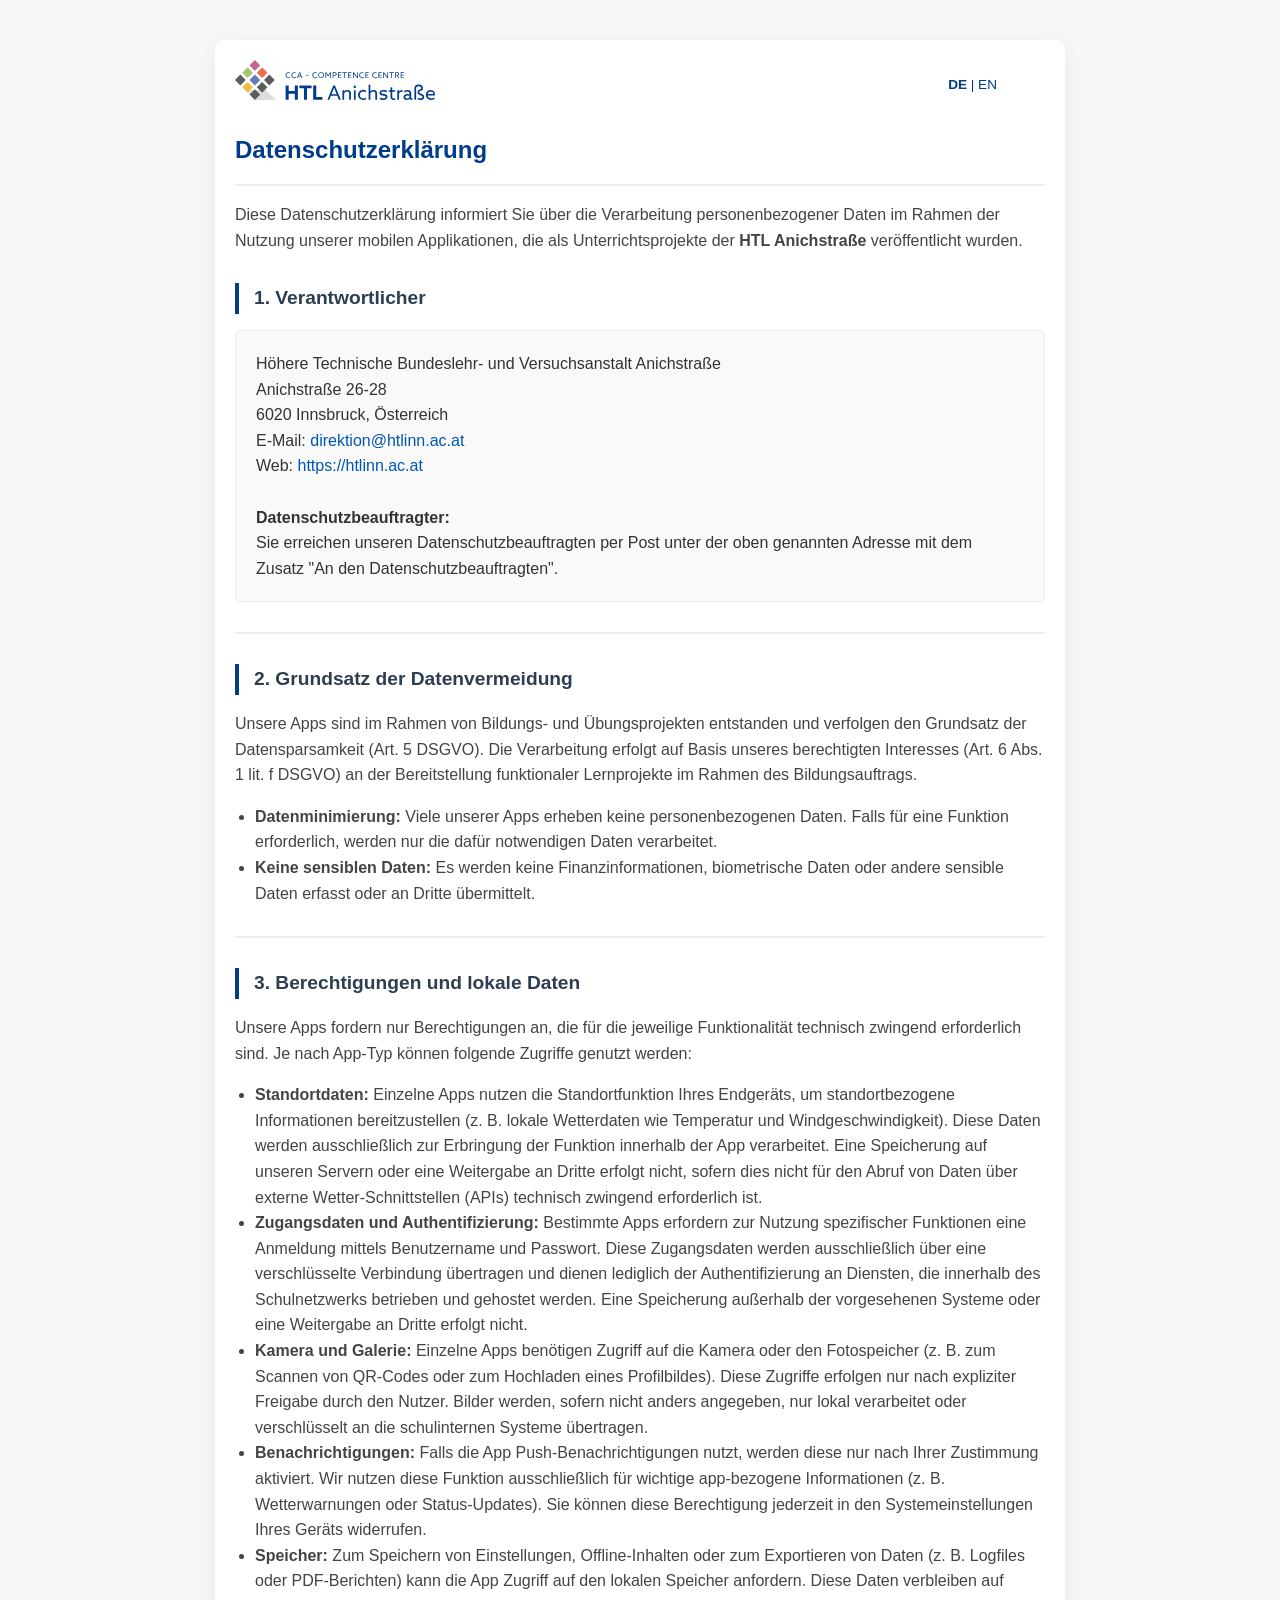
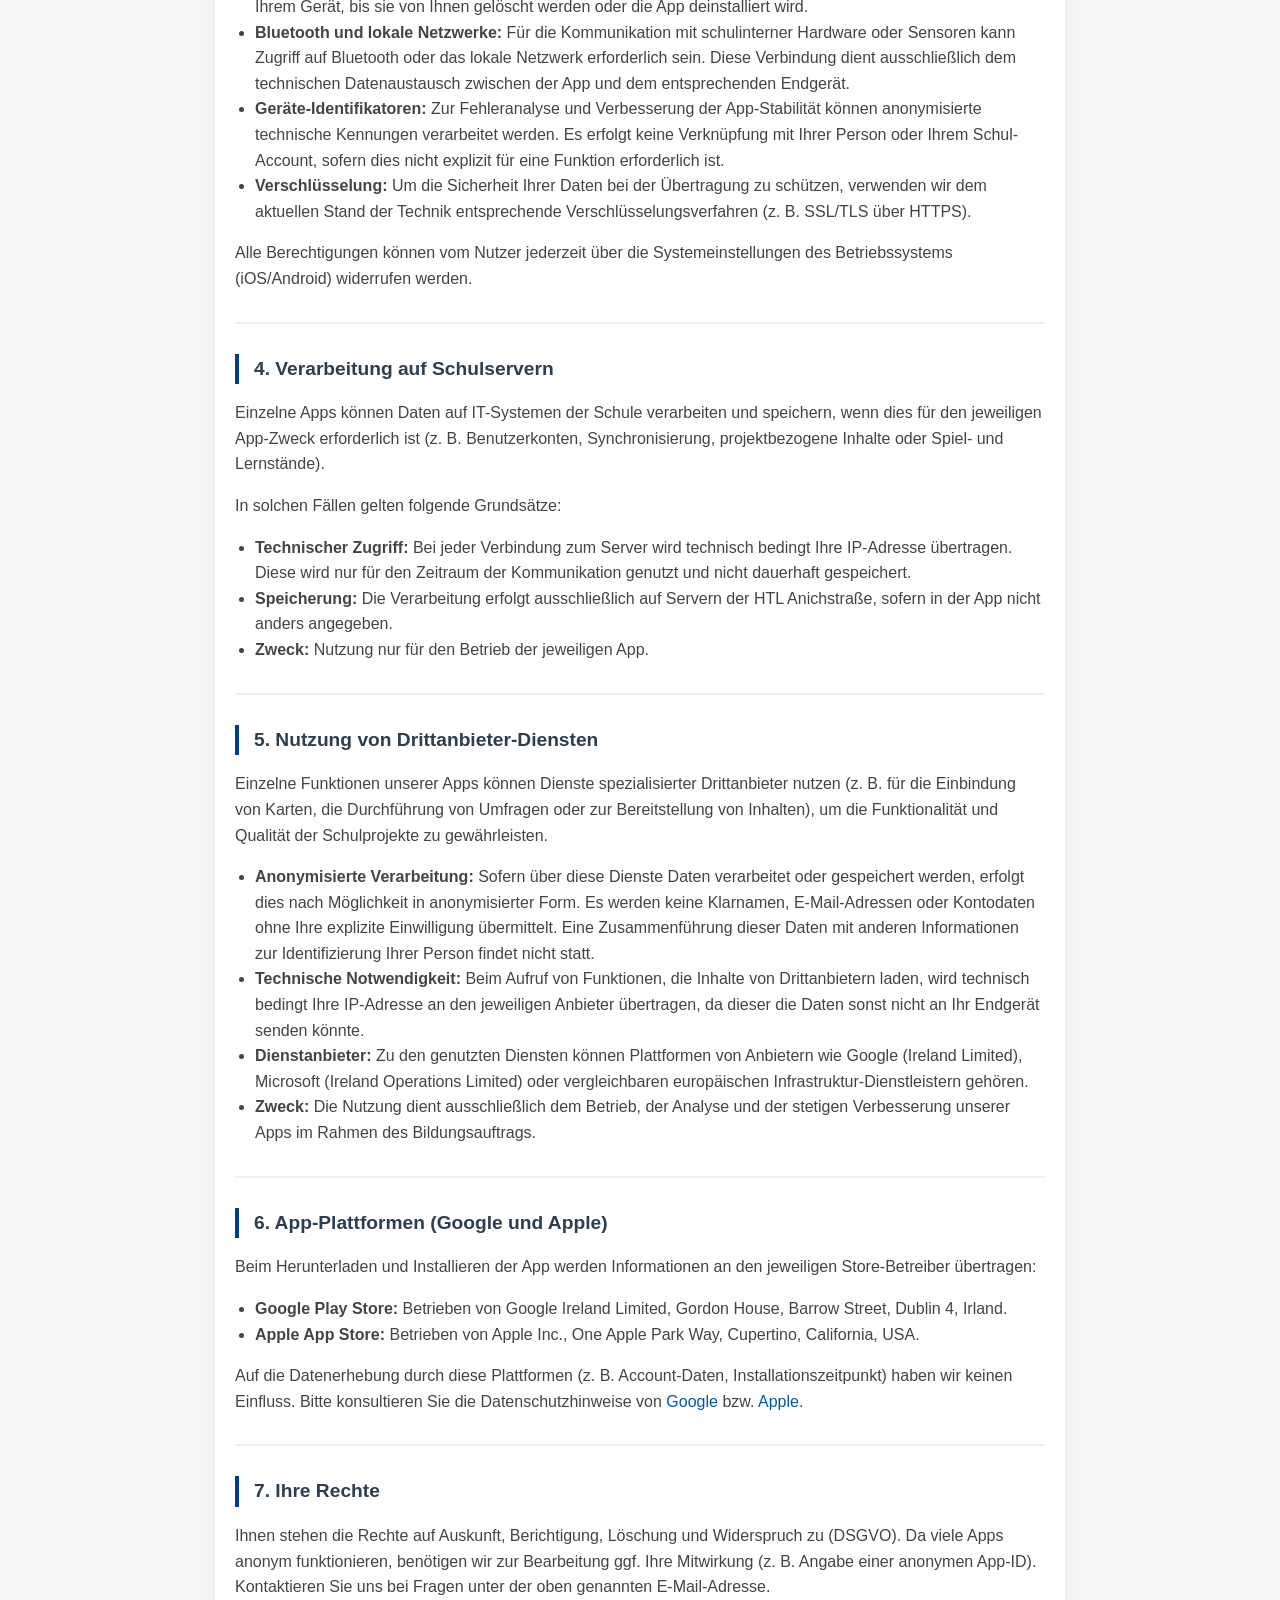
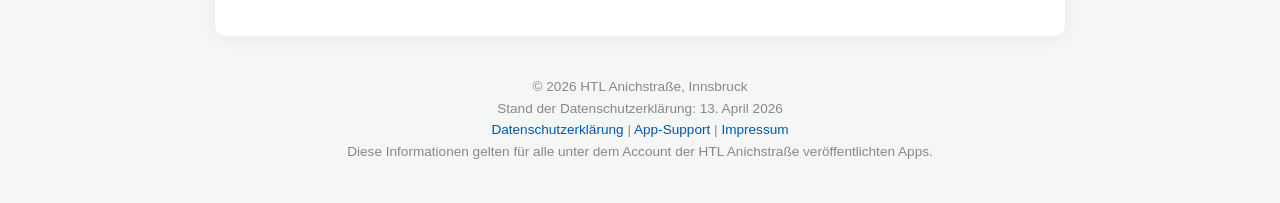
<file: datenschutz/index.html>
<!DOCTYPE html>
<html lang="de">
<head>
    <meta charset="UTF-8">
    <meta http-equiv="refresh" content="0; url=/de/datenschutz/">
    <script>window.location.replace('/de/datenschutz/');</script>
</head>
<body>
</body>
</html>
</file>
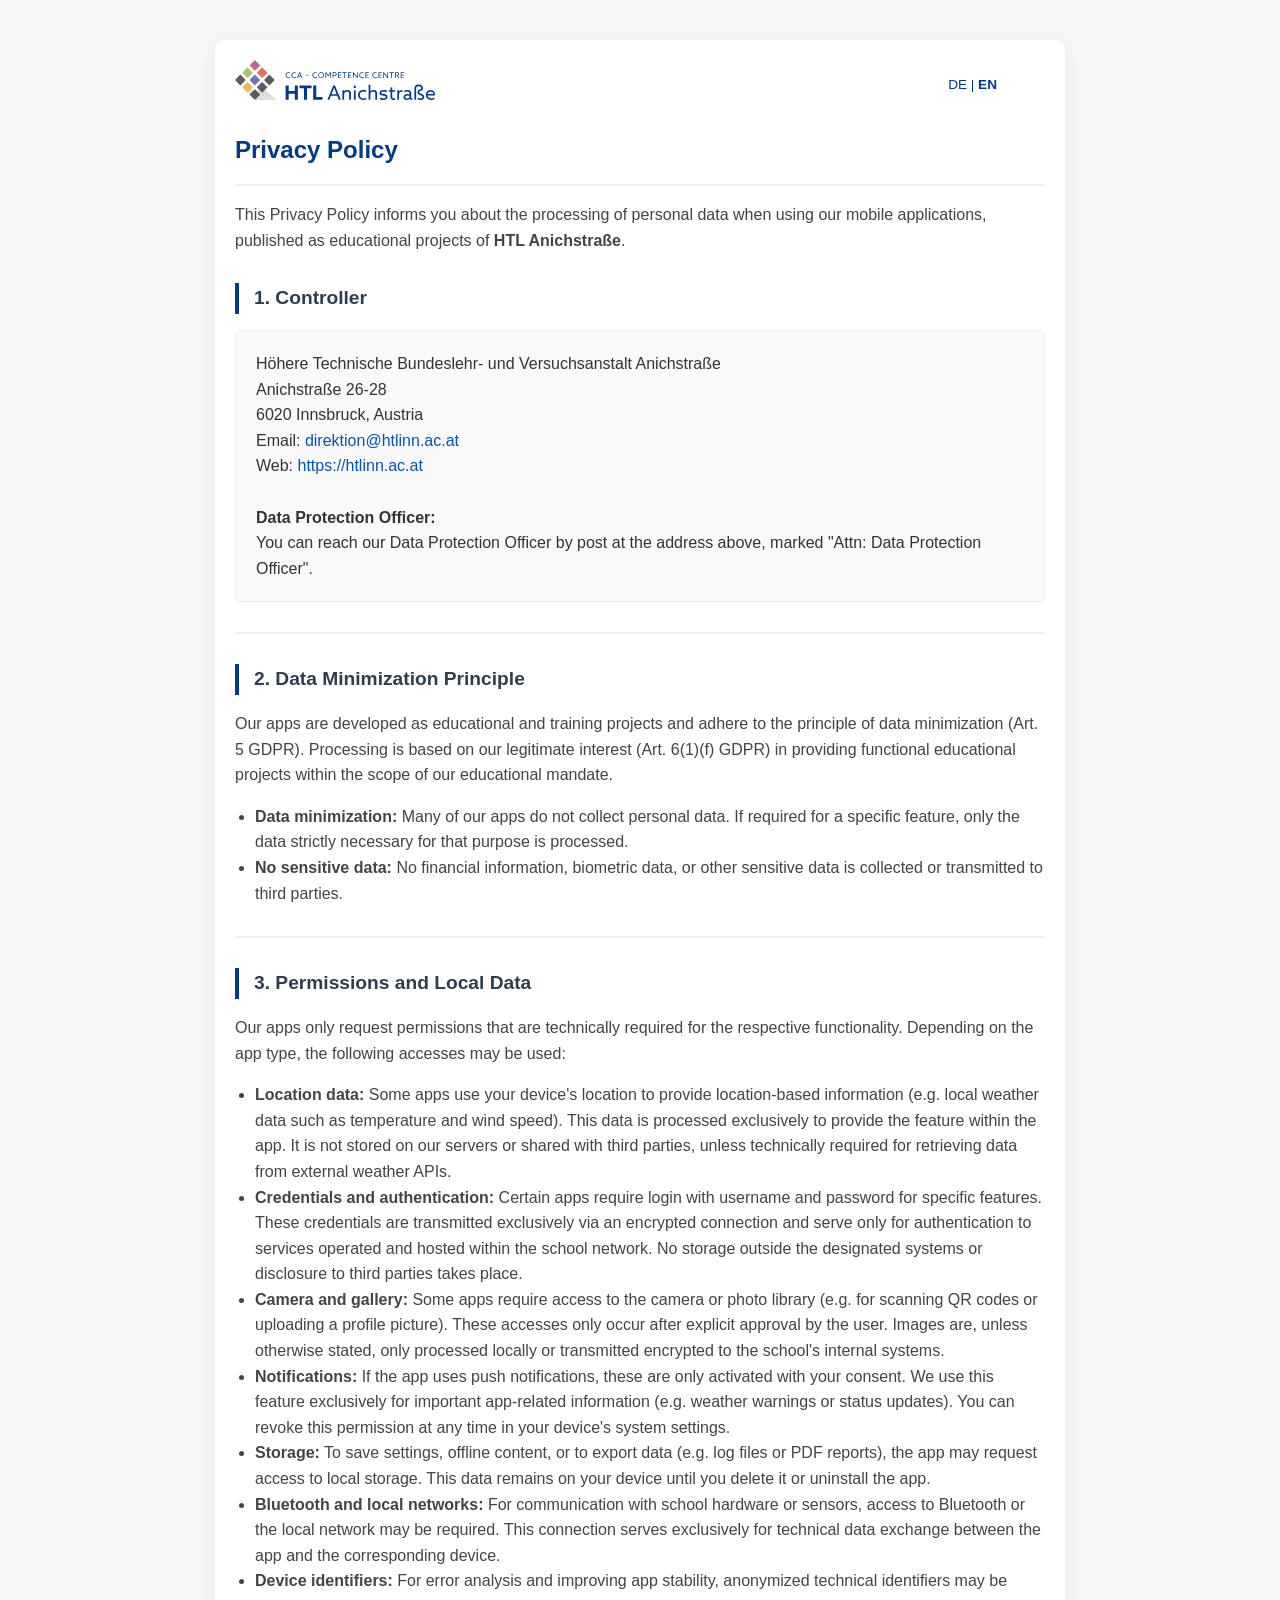
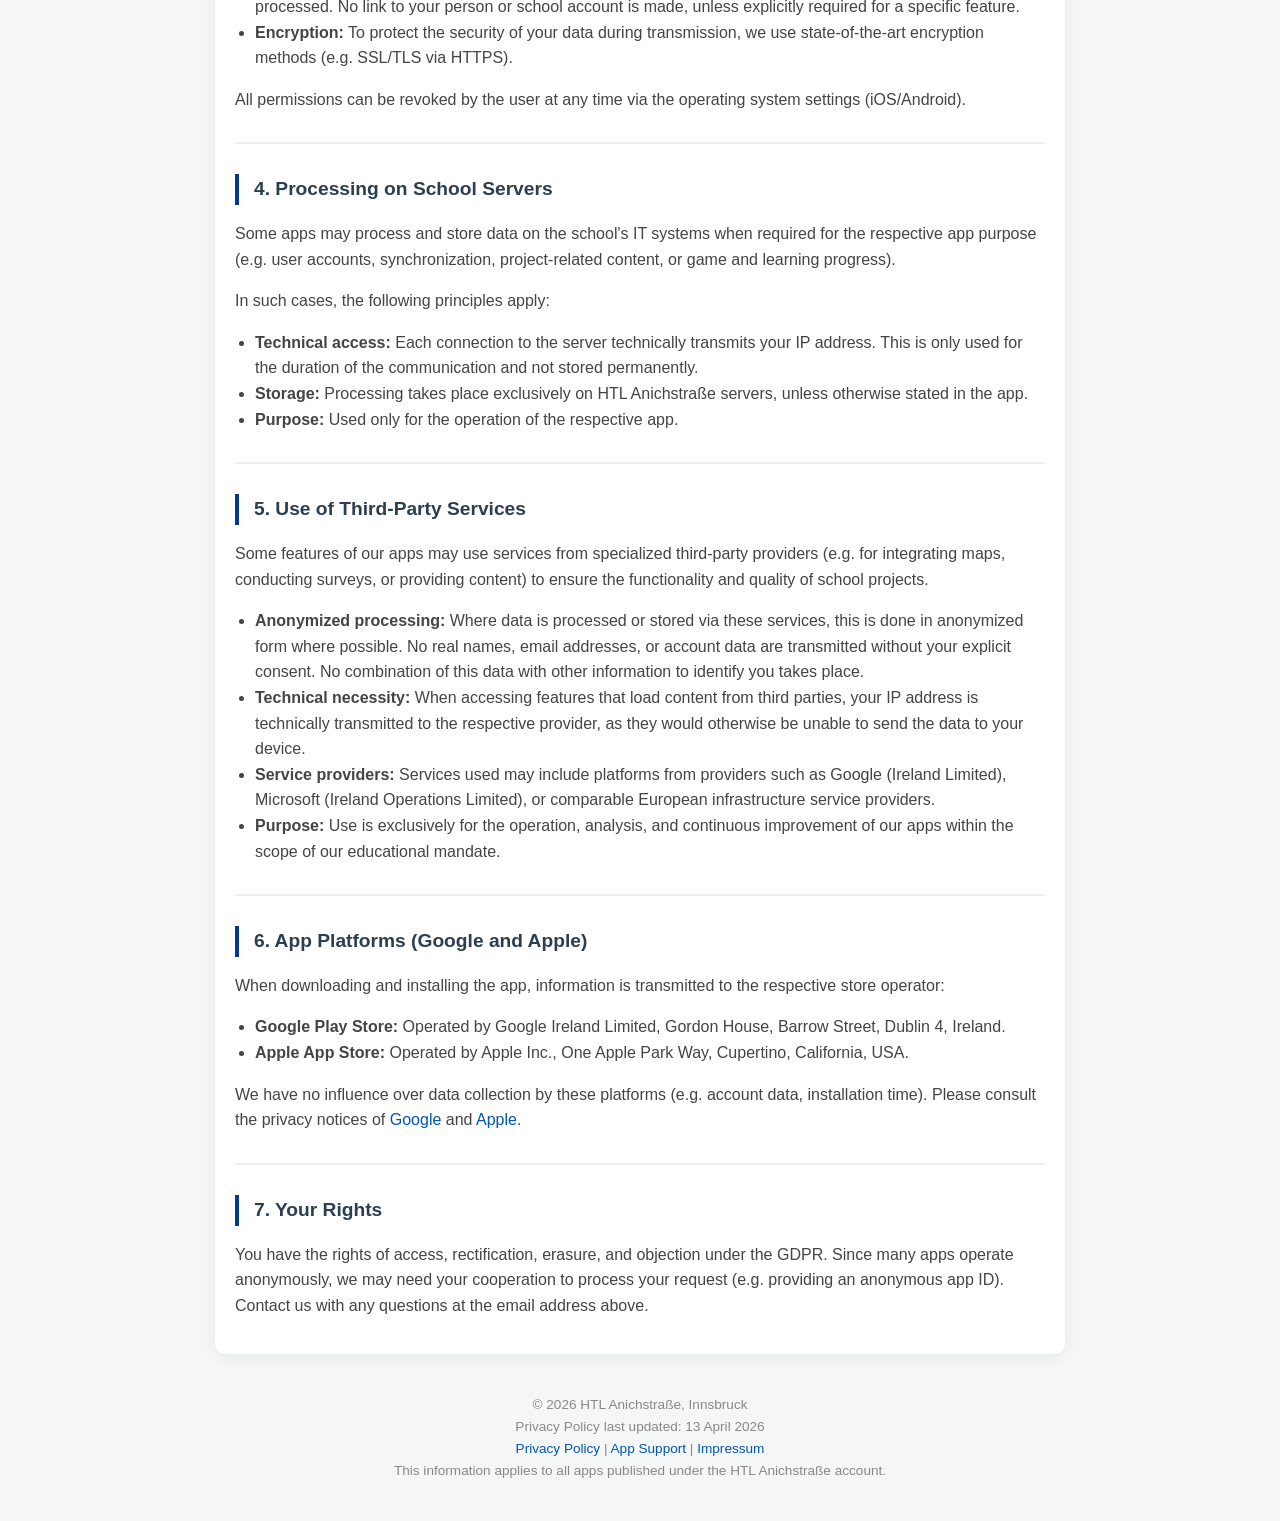
<file: privacy/index.html>
<!DOCTYPE html>
<html>
<head>
    <meta charset="UTF-8">
    <script>
        (function () {
            var saved = sessionStorage.getItem('lang-override');
            var lang = saved || (navigator.language || navigator.userLanguage || 'en');
            if (lang.startsWith('de')) {
                window.location.replace('/de/datenschutz/');
            } else {
                window.location.replace('/en/privacy/');
            }
        })();
    </script>
    <noscript>
        <meta http-equiv="refresh" content="0; url=/en/privacy/">
    </noscript>
</head>
<body>
</body>
</html>
</file>
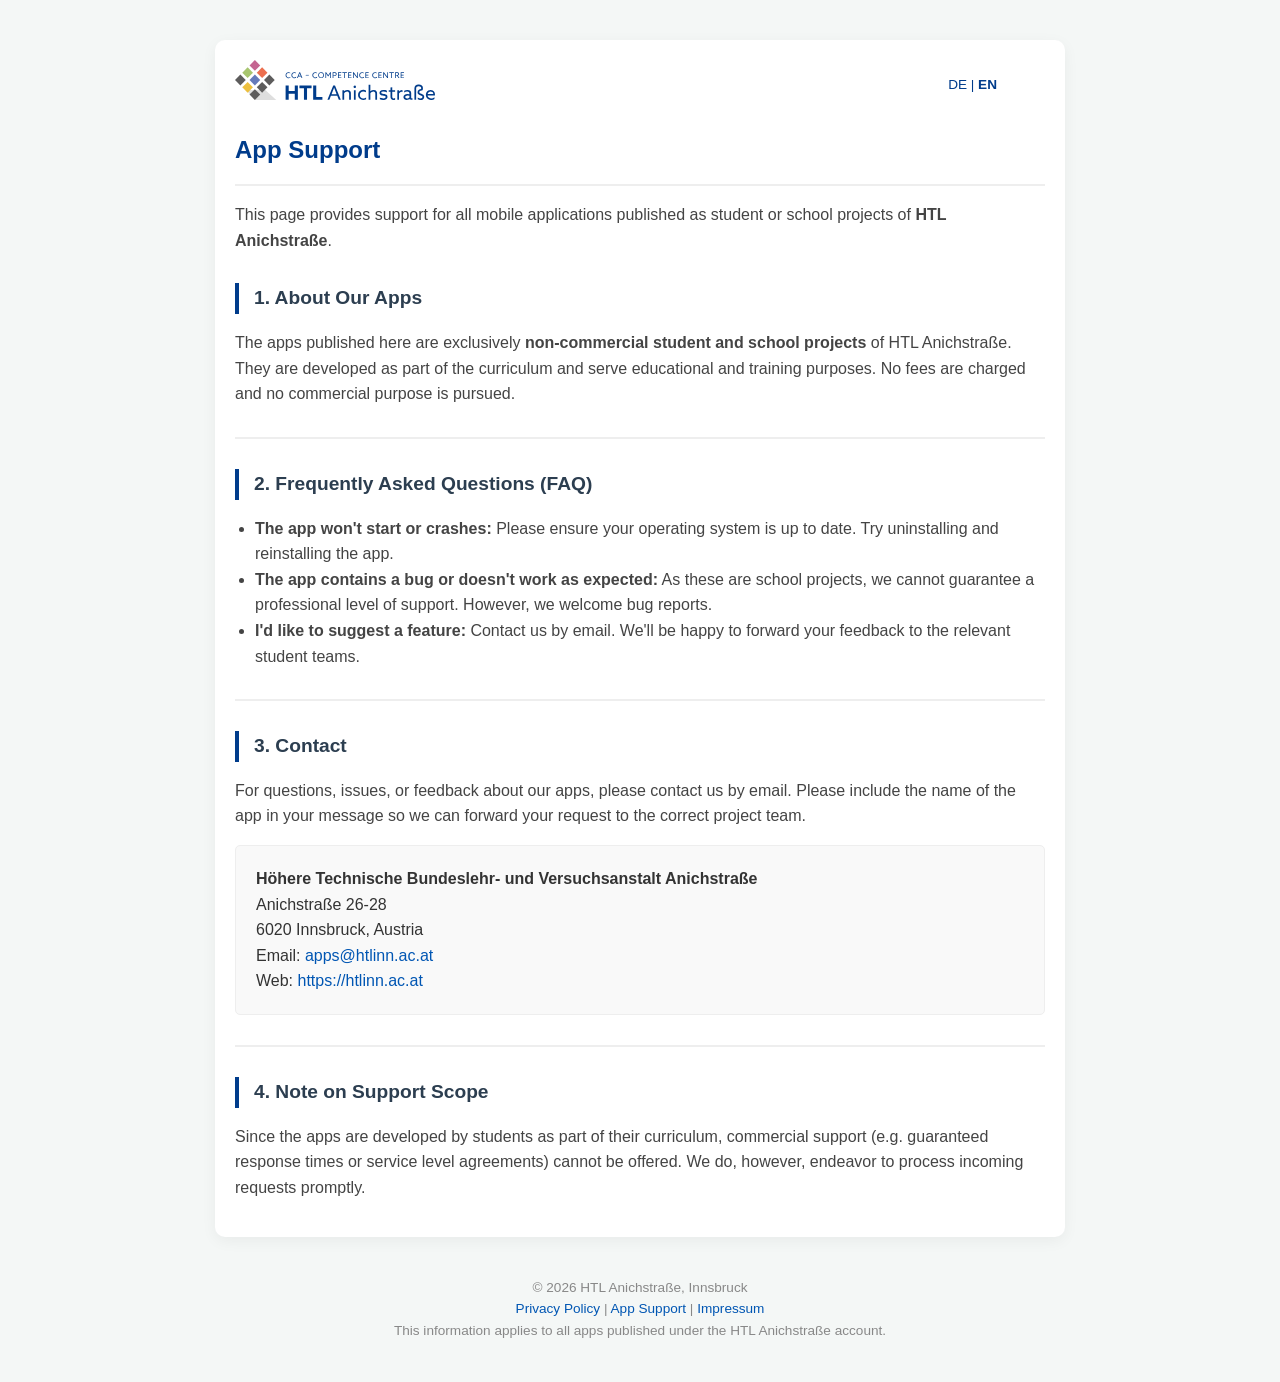
<file: support/index.html>
<!DOCTYPE html>
<html>
<head>
    <meta charset="UTF-8">
    <script>
        (function () {
            var saved = sessionStorage.getItem('lang-override');
            var lang = saved || (navigator.language || navigator.userLanguage || 'en');
            if (lang.startsWith('de')) {
                window.location.replace('/de/support/');
            } else {
                window.location.replace('/en/support/');
            }
        })();
    </script>
    <noscript>
        <meta http-equiv="refresh" content="0; url=/en/support/">
    </noscript>
</head>
<body>
</body>
</html>
</file>
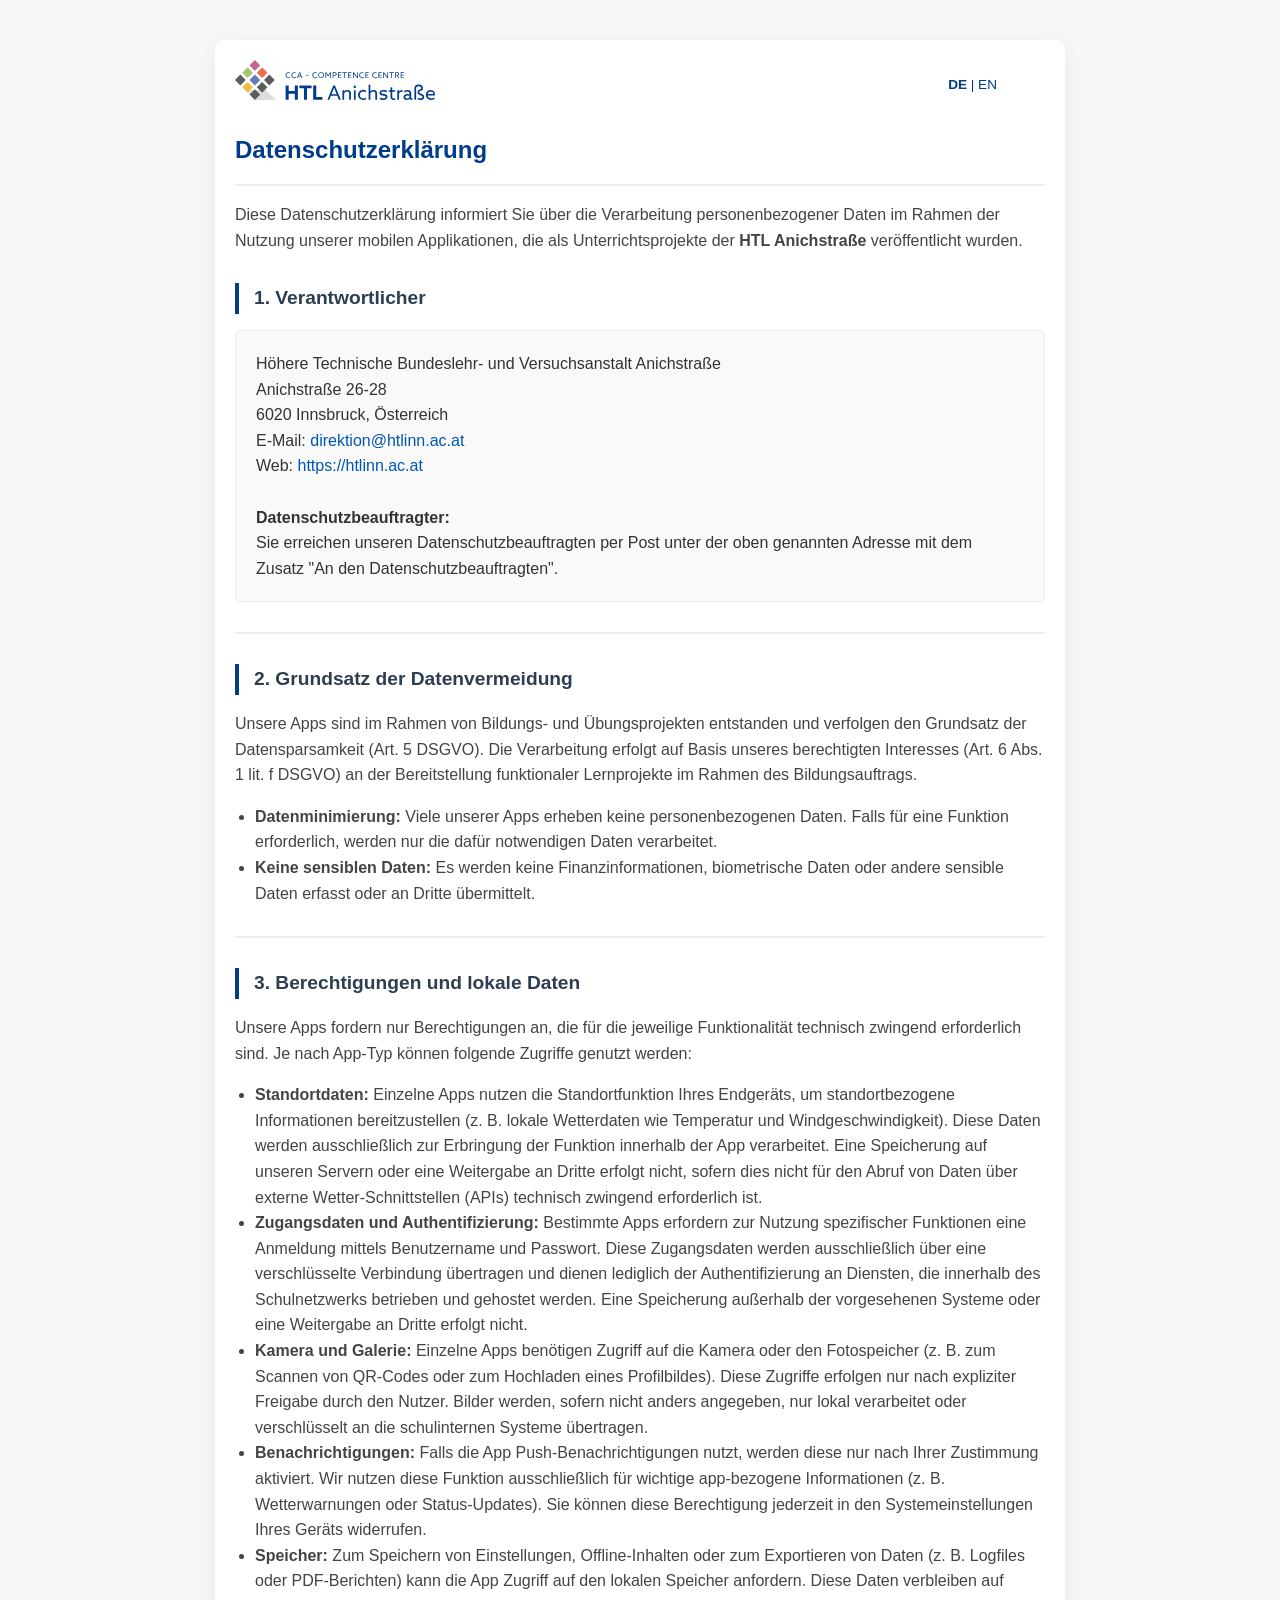
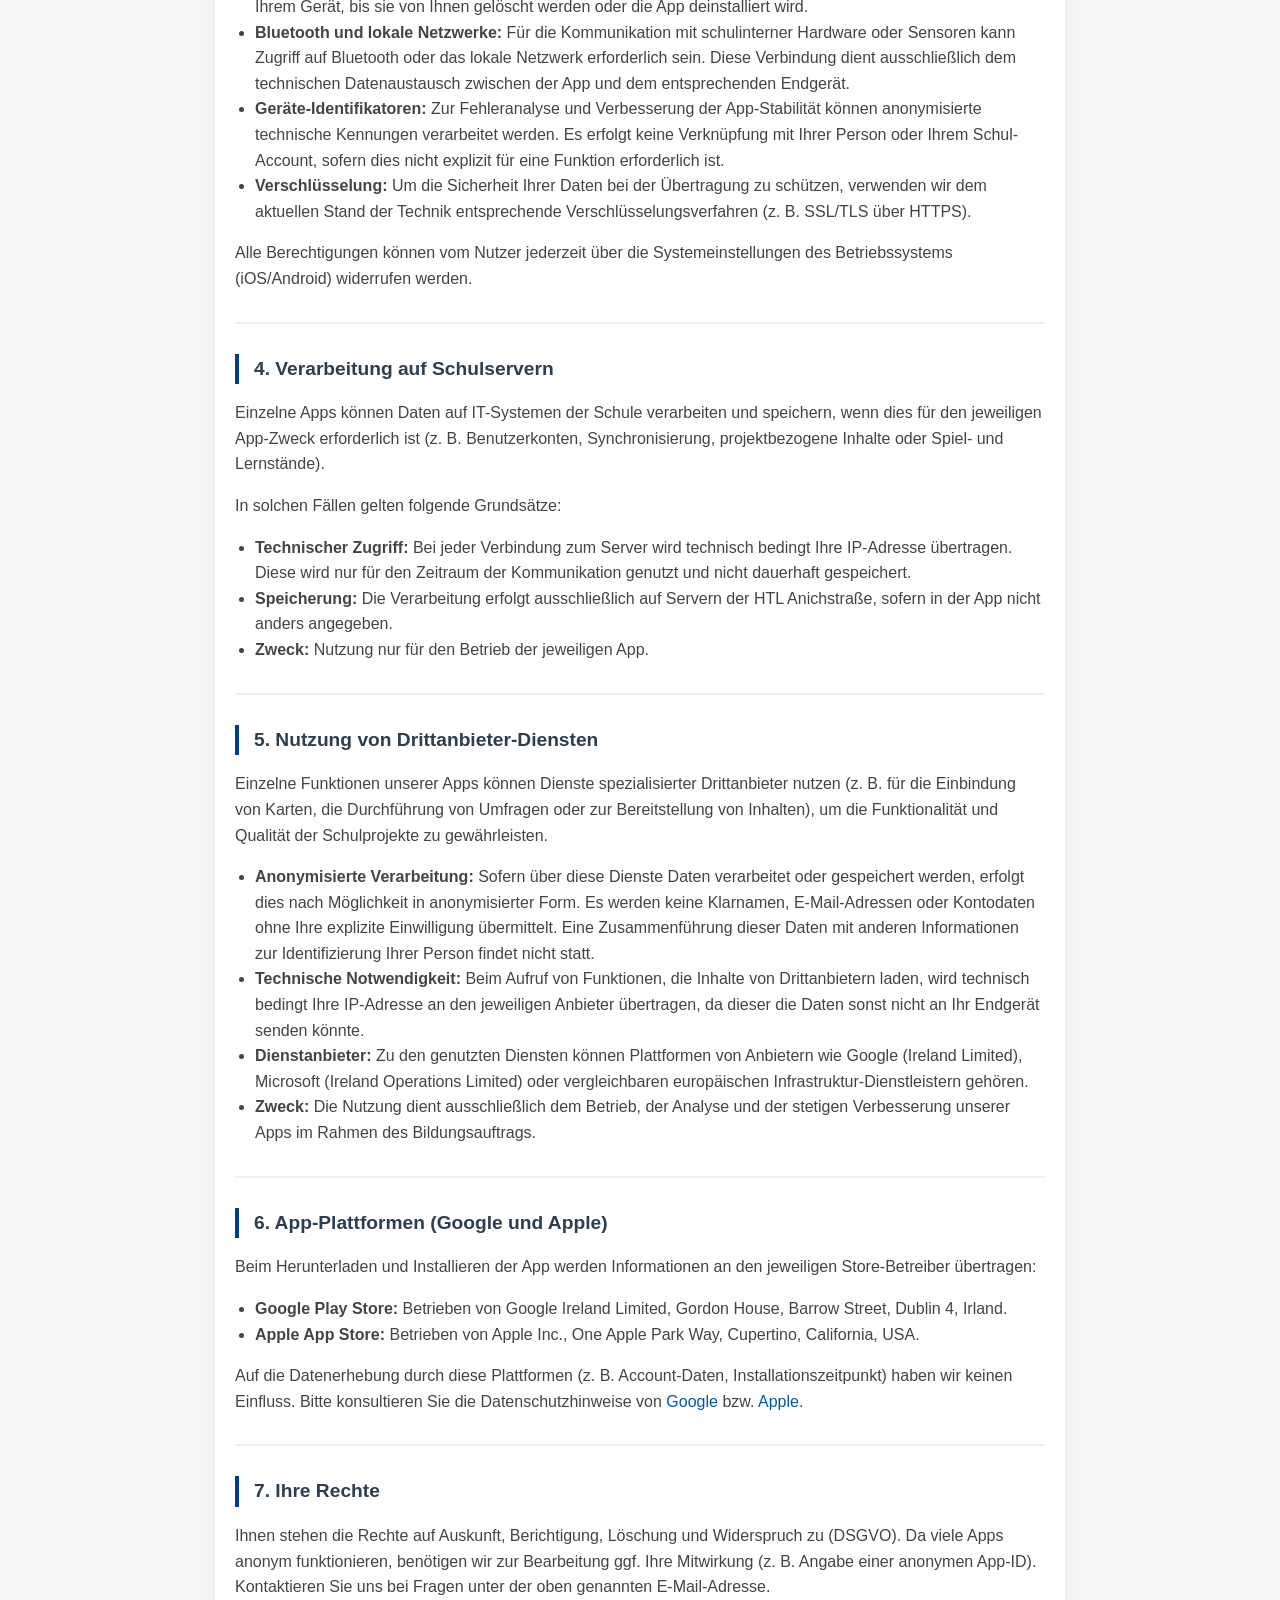
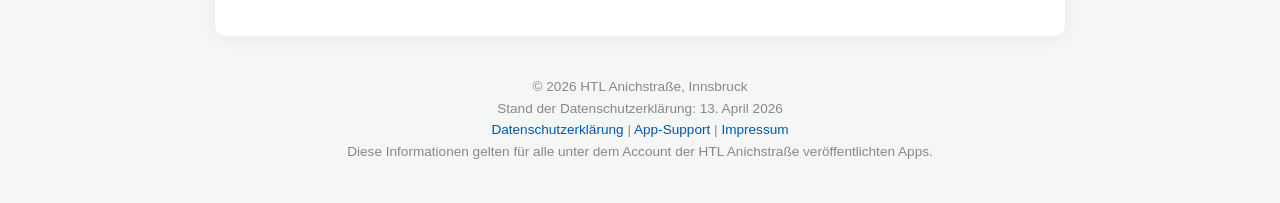
<file: de/datenschutz/index.html>
<!DOCTYPE html>
<html lang="de">
<head>
    <meta charset="UTF-8">
    <meta name="viewport" content="width=device-width, initial-scale=1.0">
    <link rel="icon" type="image/x-icon" href="/assets/icons/favicon.ico">
    <link rel="stylesheet" href="/assets/styles/main.css">
    <link rel="alternate" hreflang="de" href="https://htl-anichstrasse-apps.github.io/de/datenschutz/">
    <link rel="alternate" hreflang="en" href="https://htl-anichstrasse-apps.github.io/en/privacy/">
    <title>Datenschutzerklärung | HTL Anichstraße App-Projekte</title>
</head>
<body>

<div class="content-box">
    <header class="site-header">
        <img class="site-logo" src="/assets/images/htl-anichstrasse-logo.svg" alt="HTL Anichstraße Logo" />
        <div class="header-right">
            <div class="lang-switcher">
                <strong>DE</strong> | <a href="/en/privacy/" onclick="sessionStorage.setItem('lang-override','en')">EN</a>
            </div>
            <button class="burger-btn" aria-label="Menü öffnen" aria-expanded="false" aria-controls="main-nav">
                <span></span><span></span><span></span>
            </button>
        </div>
    </header>

    <nav class="main-nav" id="main-nav" aria-hidden="true">
        <a href="/de/">Home</a>
        <a href="/de/datenschutz/">Datenschutzerklärung</a>
        <a href="/de/support/">Support</a>
    </nav>

    <h1>Datenschutzerklärung</h1>
    <p>Diese Datenschutzerklärung informiert Sie über die Verarbeitung personenbezogener Daten im Rahmen der Nutzung unserer mobilen Applikationen, die als Unterrichtsprojekte der <strong>HTL Anichstraße</strong> veröffentlicht wurden.</p>

    <h2>1. Verantwortlicher</h2>
    <div class="contact-info">
        Höhere Technische Bundeslehr- und Versuchsanstalt Anichstraße<br>
        Anichstraße 26-28<br>
        6020 Innsbruck, Österreich<br>
        E-Mail: <a href="mailto:direktion@htlinn.ac.at">direktion@htlinn.ac.at</a><br>
        Web: <a href="https://htlinn.ac.at" target="_blank">https://htlinn.ac.at</a><br><br>
        <strong>Datenschutzbeauftragter:</strong><br>
        Sie erreichen unseren Datenschutzbeauftragten per Post unter der oben genannten Adresse mit dem Zusatz "An den Datenschutzbeauftragten".
    </div>
    <hr class="section-divider">

    <h2>2. Grundsatz der Datenvermeidung</h2>
    <p>Unsere Apps sind im Rahmen von Bildungs- und Übungsprojekten entstanden und verfolgen den Grundsatz der Datensparsamkeit (Art. 5 DSGVO). Die Verarbeitung erfolgt auf Basis unseres berechtigten Interesses (Art. 6 Abs. 1 lit. f DSGVO) an der Bereitstellung funktionaler Lernprojekte im Rahmen des Bildungsauftrags.</p>
    <ul>
        <li><strong>Datenminimierung:</strong> Viele unserer Apps erheben keine personenbezogenen Daten. Falls für eine Funktion erforderlich, werden nur die dafür notwendigen Daten verarbeitet.</li>
        <li><strong>Keine sensiblen Daten:</strong> Es werden keine Finanzinformationen, biometrische Daten oder andere sensible Daten erfasst oder an Dritte übermittelt.</li>
    </ul>
    <hr class="section-divider">

    <h2>3. Berechtigungen und lokale Daten</h2>
    <p>Unsere Apps fordern nur Berechtigungen an, die für die jeweilige Funktionalität technisch zwingend erforderlich sind. Je nach App-Typ können folgende Zugriffe genutzt werden:</p>
    <ul>
        <li><strong>Standortdaten:</strong> Einzelne Apps nutzen die Standortfunktion Ihres Endgeräts, um standortbezogene Informationen bereitzustellen (z. B. lokale Wetterdaten wie Temperatur und Windgeschwindigkeit). Diese Daten werden ausschließlich zur Erbringung der Funktion innerhalb der App verarbeitet. Eine Speicherung auf unseren Servern oder eine Weitergabe an Dritte erfolgt nicht, sofern dies nicht für den Abruf von Daten über externe Wetter-Schnittstellen (APIs) technisch zwingend erforderlich ist.</li>
        <li><strong>Zugangsdaten und Authentifizierung:</strong> Bestimmte Apps erfordern zur Nutzung spezifischer Funktionen eine Anmeldung mittels Benutzername und Passwort. Diese Zugangsdaten werden ausschließlich über eine verschlüsselte Verbindung übertragen und dienen lediglich der Authentifizierung an Diensten, die innerhalb des Schulnetzwerks betrieben und gehostet werden. Eine Speicherung außerhalb der vorgesehenen Systeme oder eine Weitergabe an Dritte erfolgt nicht.</li>
        <li><strong>Kamera und Galerie:</strong> Einzelne Apps benötigen Zugriff auf die Kamera oder den Fotospeicher (z. B. zum Scannen von QR-Codes oder zum Hochladen eines Profilbildes). Diese Zugriffe erfolgen nur nach expliziter Freigabe durch den Nutzer. Bilder werden, sofern nicht anders angegeben, nur lokal verarbeitet oder verschlüsselt an die schulinternen Systeme übertragen.</li>
        <li><strong>Benachrichtigungen:</strong> Falls die App Push-Benachrichtigungen nutzt, werden diese nur nach Ihrer Zustimmung aktiviert. Wir nutzen diese Funktion ausschließlich für wichtige app-bezogene Informationen (z. B. Wetterwarnungen oder Status-Updates). Sie können diese Berechtigung jederzeit in den Systemeinstellungen Ihres Geräts widerrufen.</li>
        <li><strong>Speicher:</strong> Zum Speichern von Einstellungen, Offline-Inhalten oder zum Exportieren von Daten (z. B. Logfiles oder PDF-Berichten) kann die App Zugriff auf den lokalen Speicher anfordern. Diese Daten verbleiben auf Ihrem Gerät, bis sie von Ihnen gelöscht werden oder die App deinstalliert wird.</li>
        <li><strong>Bluetooth und lokale Netzwerke:</strong> Für die Kommunikation mit schulinterner Hardware oder Sensoren kann Zugriff auf Bluetooth oder das lokale Netzwerk erforderlich sein. Diese Verbindung dient ausschließlich dem technischen Datenaustausch zwischen der App und dem entsprechenden Endgerät.</li>
        <li><strong>Geräte-Identifikatoren:</strong> Zur Fehleranalyse und Verbesserung der App-Stabilität können anonymisierte technische Kennungen verarbeitet werden. Es erfolgt keine Verknüpfung mit Ihrer Person oder Ihrem Schul-Account, sofern dies nicht explizit für eine Funktion erforderlich ist.</li>
        <li><strong>Verschlüsselung:</strong> Um die Sicherheit Ihrer Daten bei der Übertragung zu schützen, verwenden wir dem aktuellen Stand der Technik entsprechende Verschlüsselungsverfahren (z. B. SSL/TLS über HTTPS).</li>
    </ul>
    <p>Alle Berechtigungen können vom Nutzer jederzeit über die Systemeinstellungen des Betriebssystems (iOS/Android) widerrufen werden.</p>
    <hr class="section-divider">

    <h2>4. Verarbeitung auf Schulservern</h2>
    <p>Einzelne Apps können Daten auf IT-Systemen der Schule verarbeiten und speichern, wenn dies für den jeweiligen App-Zweck erforderlich ist (z. B. Benutzerkonten, Synchronisierung, projektbezogene Inhalte oder Spiel- und Lernstände).</p>
    <p>In solchen Fällen gelten folgende Grundsätze:</p>
    <ul>
        <li><strong>Technischer Zugriff:</strong> Bei jeder Verbindung zum Server wird technisch bedingt Ihre IP-Adresse übertragen. Diese wird nur für den Zeitraum der Kommunikation genutzt und nicht dauerhaft gespeichert.</li>
        <li><strong>Speicherung:</strong> Die Verarbeitung erfolgt ausschließlich auf Servern der HTL Anichstraße, sofern in der App nicht anders angegeben.</li>
        <li><strong>Zweck:</strong> Nutzung nur für den Betrieb der jeweiligen App.</li>
    </ul>
    <hr class="section-divider">

    <h2>5. Nutzung von Drittanbieter-Diensten</h2>
    <p>Einzelne Funktionen unserer Apps können Dienste spezialisierter Drittanbieter nutzen (z. B. für die Einbindung von Karten, die Durchführung von Umfragen oder zur Bereitstellung von Inhalten), um die Funktionalität und Qualität der Schulprojekte zu gewährleisten.</p>
    <ul>
        <li><strong>Anonymisierte Verarbeitung:</strong> Sofern über diese Dienste Daten verarbeitet oder gespeichert werden, erfolgt dies nach Möglichkeit in anonymisierter Form. Es werden keine Klarnamen, E-Mail-Adressen oder Kontodaten ohne Ihre explizite Einwilligung übermittelt. Eine Zusammenführung dieser Daten mit anderen Informationen zur Identifizierung Ihrer Person findet nicht statt.</li>
        <li><strong>Technische Notwendigkeit:</strong> Beim Aufruf von Funktionen, die Inhalte von Drittanbietern laden, wird technisch bedingt Ihre IP-Adresse an den jeweiligen Anbieter übertragen, da dieser die Daten sonst nicht an Ihr Endgerät senden könnte.</li>
        <li><strong>Dienstanbieter:</strong> Zu den genutzten Diensten können Plattformen von Anbietern wie Google (Ireland Limited), Microsoft (Ireland Operations Limited) oder vergleichbaren europäischen Infrastruktur-Dienstleistern gehören.</li>
        <li><strong>Zweck:</strong> Die Nutzung dient ausschließlich dem Betrieb, der Analyse und der stetigen Verbesserung unserer Apps im Rahmen des Bildungsauftrags.</li>
    </ul>
    <hr class="section-divider">

    <h2>6. App-Plattformen (Google und Apple)</h2>
    <p>Beim Herunterladen und Installieren der App werden Informationen an den jeweiligen Store-Betreiber übertragen:</p>
    <ul>
        <li><strong>Google Play Store:</strong> Betrieben von Google Ireland Limited, Gordon House, Barrow Street, Dublin 4, Irland.</li>
        <li><strong>Apple App Store:</strong> Betrieben von Apple Inc., One Apple Park Way, Cupertino, California, USA.</li>
    </ul>
    <p>Auf die Datenerhebung durch diese Plattformen (z. B. Account-Daten, Installationszeitpunkt) haben wir keinen Einfluss. Bitte konsultieren Sie die Datenschutzhinweise von <a href="https://policies.google.com/privacy" target="_blank">Google</a> bzw. <a href="https://www.apple.com/legal/privacy/de-ww/" target="_blank">Apple</a>.</p>
    <hr class="section-divider">

    <h2>7. Ihre Rechte</h2>
    <p>Ihnen stehen die Rechte auf Auskunft, Berichtigung, Löschung und Widerspruch zu (DSGVO). Da viele Apps anonym funktionieren, benötigen wir zur Bearbeitung ggf. Ihre Mitwirkung (z. B. Angabe einer anonymen App-ID). Kontaktieren Sie uns bei Fragen unter der oben genannten E-Mail-Adresse.</p>
</div>

<footer>
    &copy; <span id="current-year"></span> HTL Anichstraße, Innsbruck<br>
    Stand der Datenschutzerklärung: 13. April 2026<br>
    <a href="/de/datenschutz/">Datenschutzerklärung</a> |
    <a href="/de/support/">App-Support</a> |
    <a href="https://htlinn.ac.at/impressum">Impressum</a><br>
    Diese Informationen gelten für alle unter dem Account der HTL Anichstraße veröffentlichten Apps.
</footer>

<script>
    document.getElementById("current-year").textContent = new Date().getFullYear();

    var burgerBtn = document.querySelector(".burger-btn");
    var mainNav = document.getElementById("main-nav");
    burgerBtn.addEventListener("click", function () {
        var isOpen = mainNav.classList.toggle("is-open");
        burgerBtn.classList.toggle("is-open", isOpen);
        burgerBtn.setAttribute("aria-expanded", isOpen);
        mainNav.setAttribute("aria-hidden", !isOpen);
    });
</script>

</body>
</html>
</file>
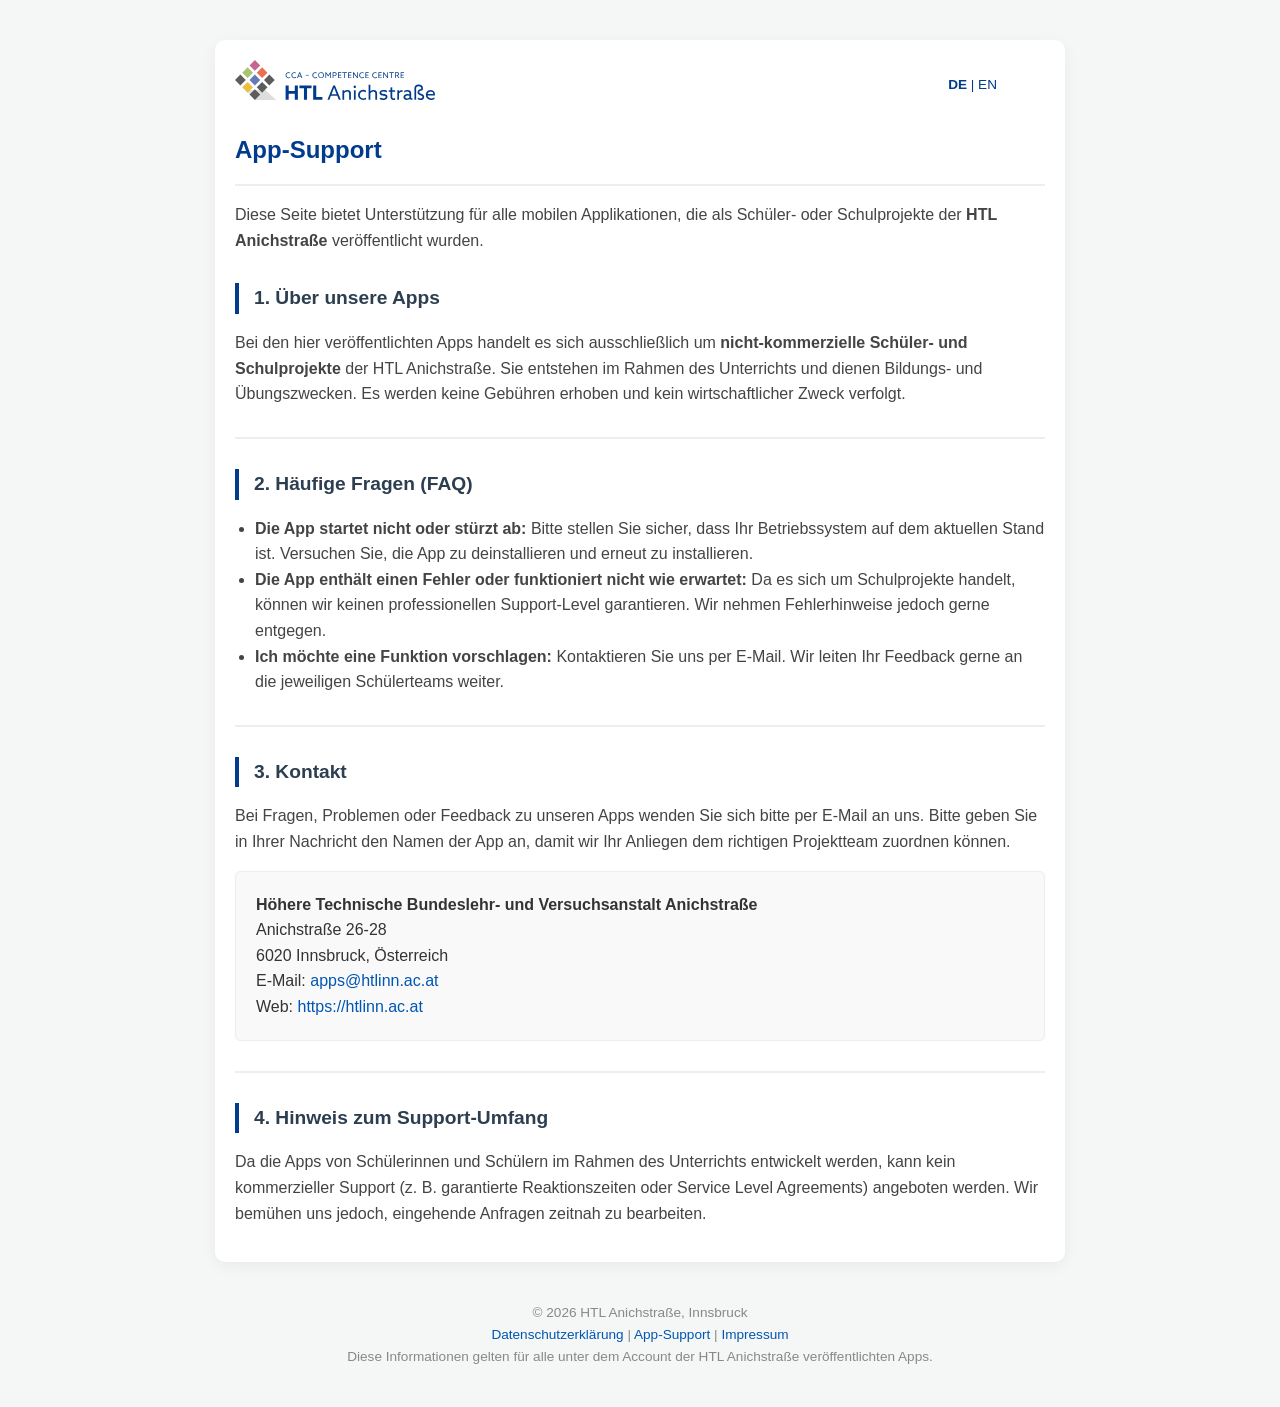
<file: de/support/index.html>
<!DOCTYPE html>
<html lang="de">
<head>
    <meta charset="UTF-8">
    <meta name="viewport" content="width=device-width, initial-scale=1.0">
    <link rel="icon" type="image/x-icon" href="/assets/icons/favicon.ico">
    <link rel="stylesheet" href="/assets/styles/main.css">
    <link rel="alternate" hreflang="de" href="https://htl-anichstrasse-apps.github.io/de/support/">
    <link rel="alternate" hreflang="en" href="https://htl-anichstrasse-apps.github.io/en/support/">
    <title>Support | HTL Anichstraße App-Projekte</title>
</head>
<body>

<div class="content-box">
    <header class="site-header">
        <img class="site-logo" src="/assets/images/htl-anichstrasse-logo.svg" alt="HTL Anichstraße Logo" />
        <div class="header-right">
            <div class="lang-switcher">
                <strong>DE</strong> | <a href="/en/support/" onclick="sessionStorage.setItem('lang-override','en')">EN</a>
            </div>
            <button class="burger-btn" aria-label="Menü öffnen" aria-expanded="false" aria-controls="main-nav">
                <span></span><span></span><span></span>
            </button>
        </div>
    </header>

    <nav class="main-nav" id="main-nav" aria-hidden="true">
        <a href="/de/">Home</a>
        <a href="/de/datenschutz/">Datenschutzerklärung</a>
        <a href="/de/support/">Support</a>
    </nav>

    <h1>App-Support</h1>
    <p>Diese Seite bietet Unterstützung für alle mobilen Applikationen, die als Schüler- oder Schulprojekte der <strong>HTL Anichstraße</strong> veröffentlicht wurden.</p>

    <h2>1. Über unsere Apps</h2>
    <p>Bei den hier veröffentlichten Apps handelt es sich ausschließlich um <strong>nicht-kommerzielle Schüler- und Schulprojekte</strong> der HTL Anichstraße. Sie entstehen im Rahmen des Unterrichts und dienen Bildungs- und Übungszwecken. Es werden keine Gebühren erhoben und kein wirtschaftlicher Zweck verfolgt.</p>
    <hr class="section-divider">

    <h2>2. Häufige Fragen (FAQ)</h2>
    <ul>
        <li><strong>Die App startet nicht oder stürzt ab:</strong> Bitte stellen Sie sicher, dass Ihr Betriebssystem auf dem aktuellen Stand ist. Versuchen Sie, die App zu deinstallieren und erneut zu installieren.</li>
        <li><strong>Die App enthält einen Fehler oder funktioniert nicht wie erwartet:</strong> Da es sich um Schulprojekte handelt, können wir keinen professionellen Support-Level garantieren. Wir nehmen Fehlerhinweise jedoch gerne entgegen.</li>
        <li><strong>Ich möchte eine Funktion vorschlagen:</strong> Kontaktieren Sie uns per E-Mail. Wir leiten Ihr Feedback gerne an die jeweiligen Schülerteams weiter.</li>
    </ul>
    <hr class="section-divider">

    <h2>3. Kontakt</h2>
    <p>Bei Fragen, Problemen oder Feedback zu unseren Apps wenden Sie sich bitte per E-Mail an uns. Bitte geben Sie in Ihrer Nachricht den Namen der App an, damit wir Ihr Anliegen dem richtigen Projektteam zuordnen können.</p>
    <div class="contact-info">
        <strong>Höhere Technische Bundeslehr- und Versuchsanstalt Anichstraße</strong><br>
        Anichstraße 26-28<br>
        6020 Innsbruck, Österreich<br>
        E-Mail: <a href="mailto:apps@htlinn.ac.at?subject=Supportanfrage%20App">apps@htlinn.ac.at</a><br>
        Web: <a href="https://htlinn.ac.at" target="_blank">https://htlinn.ac.at</a>
    </div>
    <hr class="section-divider">

    <h2>4. Hinweis zum Support-Umfang</h2>
    <p>Da die Apps von Schülerinnen und Schülern im Rahmen des Unterrichts entwickelt werden, kann kein kommerzieller Support (z. B. garantierte Reaktionszeiten oder Service Level Agreements) angeboten werden. Wir bemühen uns jedoch, eingehende Anfragen zeitnah zu bearbeiten.</p>
</div>

<footer>
    &copy; <span id="current-year"></span> HTL Anichstraße, Innsbruck<br>
    <a href="/de/datenschutz/">Datenschutzerklärung</a> |
    <a href="/de/support/">App-Support</a> |
    <a href="https://htlinn.ac.at/impressum">Impressum</a><br>
    Diese Informationen gelten für alle unter dem Account der HTL Anichstraße veröffentlichten Apps.
</footer>

<script>
    document.getElementById("current-year").textContent = new Date().getFullYear();

    var burgerBtn = document.querySelector(".burger-btn");
    var mainNav = document.getElementById("main-nav");
    burgerBtn.addEventListener("click", function () {
        var isOpen = mainNav.classList.toggle("is-open");
        burgerBtn.classList.toggle("is-open", isOpen);
        burgerBtn.setAttribute("aria-expanded", isOpen);
        mainNav.setAttribute("aria-hidden", !isOpen);
    });
</script>

</body>
</html>
</file>
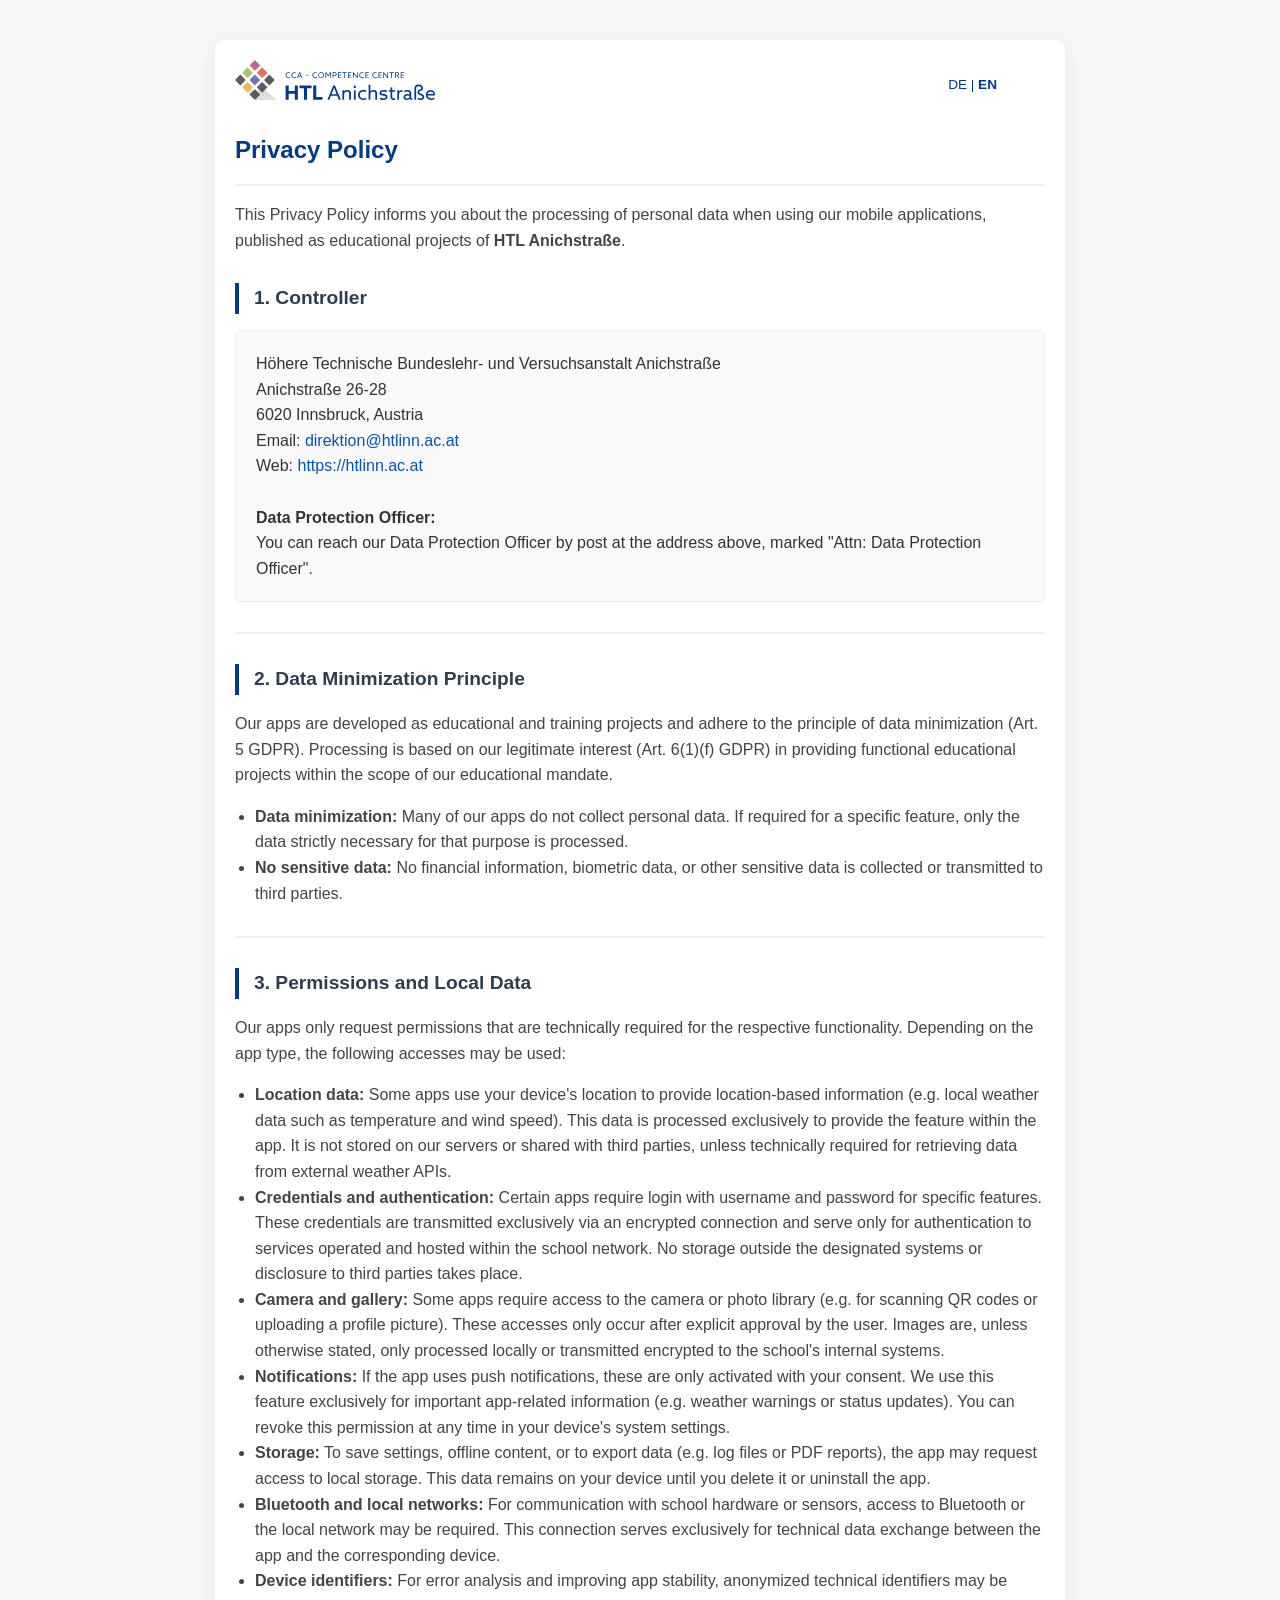
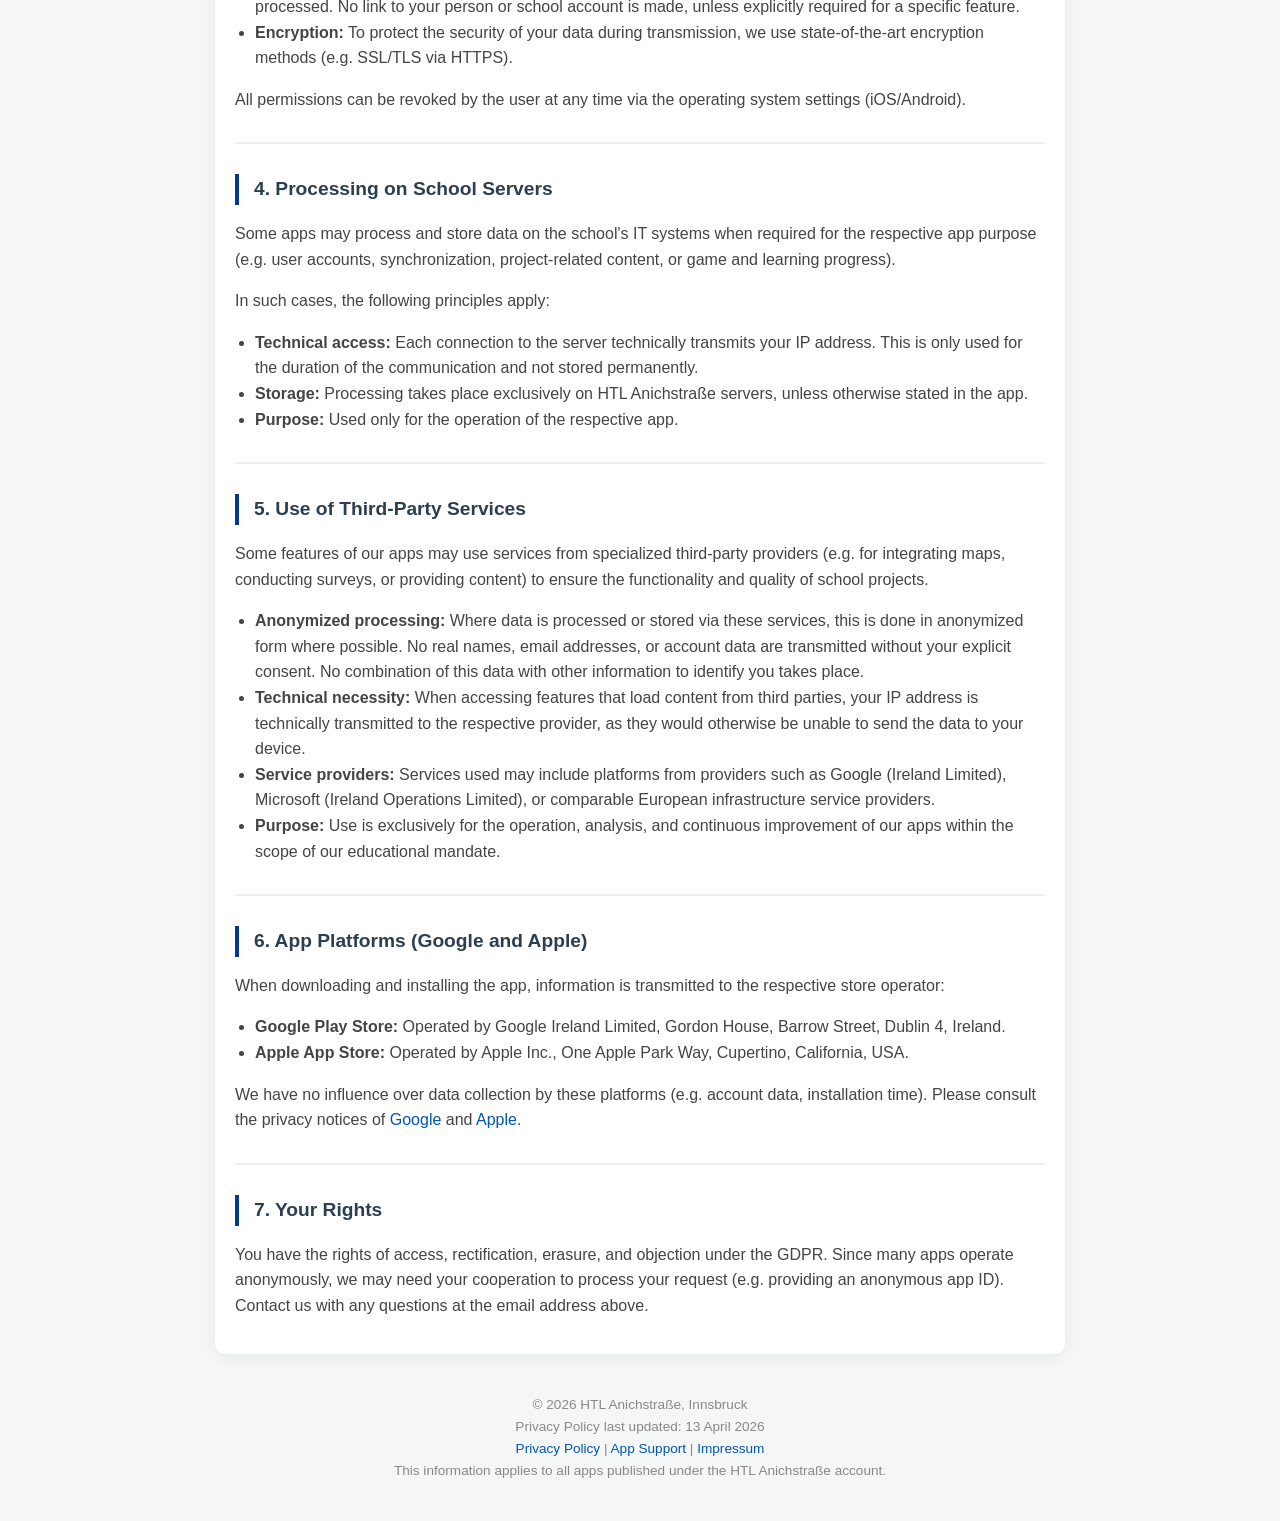
<file: en/privacy/index.html>
<!DOCTYPE html>
<html lang="en">
<head>
    <meta charset="UTF-8">
    <meta name="viewport" content="width=device-width, initial-scale=1.0">
    <link rel="icon" type="image/x-icon" href="/assets/icons/favicon.ico">
    <link rel="stylesheet" href="/assets/styles/main.css">
    <link rel="alternate" hreflang="de" href="https://htl-anichstrasse-apps.github.io/de/datenschutz/">
    <link rel="alternate" hreflang="en" href="https://htl-anichstrasse-apps.github.io/en/privacy/">
    <title>Privacy Policy | HTL Anichstraße App Projects</title>
</head>
<body>

<div class="content-box">
    <header class="site-header">
        <img class="site-logo" src="/assets/images/htl-anichstrasse-logo.svg" alt="HTL Anichstraße Logo" />
        <div class="header-right">
            <div class="lang-switcher">
                <a href="/de/datenschutz/" onclick="sessionStorage.setItem('lang-override','de')">DE</a> | <strong>EN</strong>
            </div>
            <button class="burger-btn" aria-label="Open menu" aria-expanded="false" aria-controls="main-nav">
                <span></span><span></span><span></span>
            </button>
        </div>
    </header>

    <nav class="main-nav" id="main-nav" aria-hidden="true">
        <a href="/en/">Home</a>
        <a href="/en/privacy/">Privacy Policy</a>
        <a href="/en/support/">Support</a>
    </nav>

    <h1>Privacy Policy</h1>
    <p>This Privacy Policy informs you about the processing of personal data when using our mobile applications, published as educational projects of <strong>HTL Anichstraße</strong>.</p>

    <h2>1. Controller</h2>
    <div class="contact-info">
        Höhere Technische Bundeslehr- und Versuchsanstalt Anichstraße<br>
        Anichstraße 26-28<br>
        6020 Innsbruck, Austria<br>
        Email: <a href="mailto:direktion@htlinn.ac.at">direktion@htlinn.ac.at</a><br>
        Web: <a href="https://htlinn.ac.at" target="_blank">https://htlinn.ac.at</a><br><br>
        <strong>Data Protection Officer:</strong><br>
        You can reach our Data Protection Officer by post at the address above, marked "Attn: Data Protection Officer".
    </div>
    <hr class="section-divider">

    <h2>2. Data Minimization Principle</h2>
    <p>Our apps are developed as educational and training projects and adhere to the principle of data minimization (Art. 5 GDPR). Processing is based on our legitimate interest (Art. 6(1)(f) GDPR) in providing functional educational projects within the scope of our educational mandate.</p>
    <ul>
        <li><strong>Data minimization:</strong> Many of our apps do not collect personal data. If required for a specific feature, only the data strictly necessary for that purpose is processed.</li>
        <li><strong>No sensitive data:</strong> No financial information, biometric data, or other sensitive data is collected or transmitted to third parties.</li>
    </ul>
    <hr class="section-divider">

    <h2>3. Permissions and Local Data</h2>
    <p>Our apps only request permissions that are technically required for the respective functionality. Depending on the app type, the following accesses may be used:</p>
    <ul>
        <li><strong>Location data:</strong> Some apps use your device's location to provide location-based information (e.g. local weather data such as temperature and wind speed). This data is processed exclusively to provide the feature within the app. It is not stored on our servers or shared with third parties, unless technically required for retrieving data from external weather APIs.</li>
        <li><strong>Credentials and authentication:</strong> Certain apps require login with username and password for specific features. These credentials are transmitted exclusively via an encrypted connection and serve only for authentication to services operated and hosted within the school network. No storage outside the designated systems or disclosure to third parties takes place.</li>
        <li><strong>Camera and gallery:</strong> Some apps require access to the camera or photo library (e.g. for scanning QR codes or uploading a profile picture). These accesses only occur after explicit approval by the user. Images are, unless otherwise stated, only processed locally or transmitted encrypted to the school's internal systems.</li>
        <li><strong>Notifications:</strong> If the app uses push notifications, these are only activated with your consent. We use this feature exclusively for important app-related information (e.g. weather warnings or status updates). You can revoke this permission at any time in your device's system settings.</li>
        <li><strong>Storage:</strong> To save settings, offline content, or to export data (e.g. log files or PDF reports), the app may request access to local storage. This data remains on your device until you delete it or uninstall the app.</li>
        <li><strong>Bluetooth and local networks:</strong> For communication with school hardware or sensors, access to Bluetooth or the local network may be required. This connection serves exclusively for technical data exchange between the app and the corresponding device.</li>
        <li><strong>Device identifiers:</strong> For error analysis and improving app stability, anonymized technical identifiers may be processed. No link to your person or school account is made, unless explicitly required for a specific feature.</li>
        <li><strong>Encryption:</strong> To protect the security of your data during transmission, we use state-of-the-art encryption methods (e.g. SSL/TLS via HTTPS).</li>
    </ul>
    <p>All permissions can be revoked by the user at any time via the operating system settings (iOS/Android).</p>
    <hr class="section-divider">

    <h2>4. Processing on School Servers</h2>
    <p>Some apps may process and store data on the school's IT systems when required for the respective app purpose (e.g. user accounts, synchronization, project-related content, or game and learning progress).</p>
    <p>In such cases, the following principles apply:</p>
    <ul>
        <li><strong>Technical access:</strong> Each connection to the server technically transmits your IP address. This is only used for the duration of the communication and not stored permanently.</li>
        <li><strong>Storage:</strong> Processing takes place exclusively on HTL Anichstraße servers, unless otherwise stated in the app.</li>
        <li><strong>Purpose:</strong> Used only for the operation of the respective app.</li>
    </ul>
    <hr class="section-divider">

    <h2>5. Use of Third-Party Services</h2>
    <p>Some features of our apps may use services from specialized third-party providers (e.g. for integrating maps, conducting surveys, or providing content) to ensure the functionality and quality of school projects.</p>
    <ul>
        <li><strong>Anonymized processing:</strong> Where data is processed or stored via these services, this is done in anonymized form where possible. No real names, email addresses, or account data are transmitted without your explicit consent. No combination of this data with other information to identify you takes place.</li>
        <li><strong>Technical necessity:</strong> When accessing features that load content from third parties, your IP address is technically transmitted to the respective provider, as they would otherwise be unable to send the data to your device.</li>
        <li><strong>Service providers:</strong> Services used may include platforms from providers such as Google (Ireland Limited), Microsoft (Ireland Operations Limited), or comparable European infrastructure service providers.</li>
        <li><strong>Purpose:</strong> Use is exclusively for the operation, analysis, and continuous improvement of our apps within the scope of our educational mandate.</li>
    </ul>
    <hr class="section-divider">

    <h2>6. App Platforms (Google and Apple)</h2>
    <p>When downloading and installing the app, information is transmitted to the respective store operator:</p>
    <ul>
        <li><strong>Google Play Store:</strong> Operated by Google Ireland Limited, Gordon House, Barrow Street, Dublin 4, Ireland.</li>
        <li><strong>Apple App Store:</strong> Operated by Apple Inc., One Apple Park Way, Cupertino, California, USA.</li>
    </ul>
    <p>We have no influence over data collection by these platforms (e.g. account data, installation time). Please consult the privacy notices of <a href="https://policies.google.com/privacy" target="_blank">Google</a> and <a href="https://www.apple.com/legal/privacy/en-ww/" target="_blank">Apple</a>.</p>
    <hr class="section-divider">

    <h2>7. Your Rights</h2>
    <p>You have the rights of access, rectification, erasure, and objection under the GDPR. Since many apps operate anonymously, we may need your cooperation to process your request (e.g. providing an anonymous app ID). Contact us with any questions at the email address above.</p>
</div>

<footer>
    &copy; <span id="current-year"></span> HTL Anichstraße, Innsbruck<br>
    Privacy Policy last updated: 13 April 2026<br>
    <a href="/en/privacy/">Privacy Policy</a> |
    <a href="/en/support/">App Support</a> |
    <a href="https://htlinn.ac.at/impressum">Impressum</a><br>
    This information applies to all apps published under the HTL Anichstraße account.
</footer>

<script>
    document.getElementById("current-year").textContent = new Date().getFullYear();

    var burgerBtn = document.querySelector(".burger-btn");
    var mainNav = document.getElementById("main-nav");
    burgerBtn.addEventListener("click", function () {
        var isOpen = mainNav.classList.toggle("is-open");
        burgerBtn.classList.toggle("is-open", isOpen);
        burgerBtn.setAttribute("aria-expanded", isOpen);
        mainNav.setAttribute("aria-hidden", !isOpen);
    });
</script>

</body>
</html>
</file>
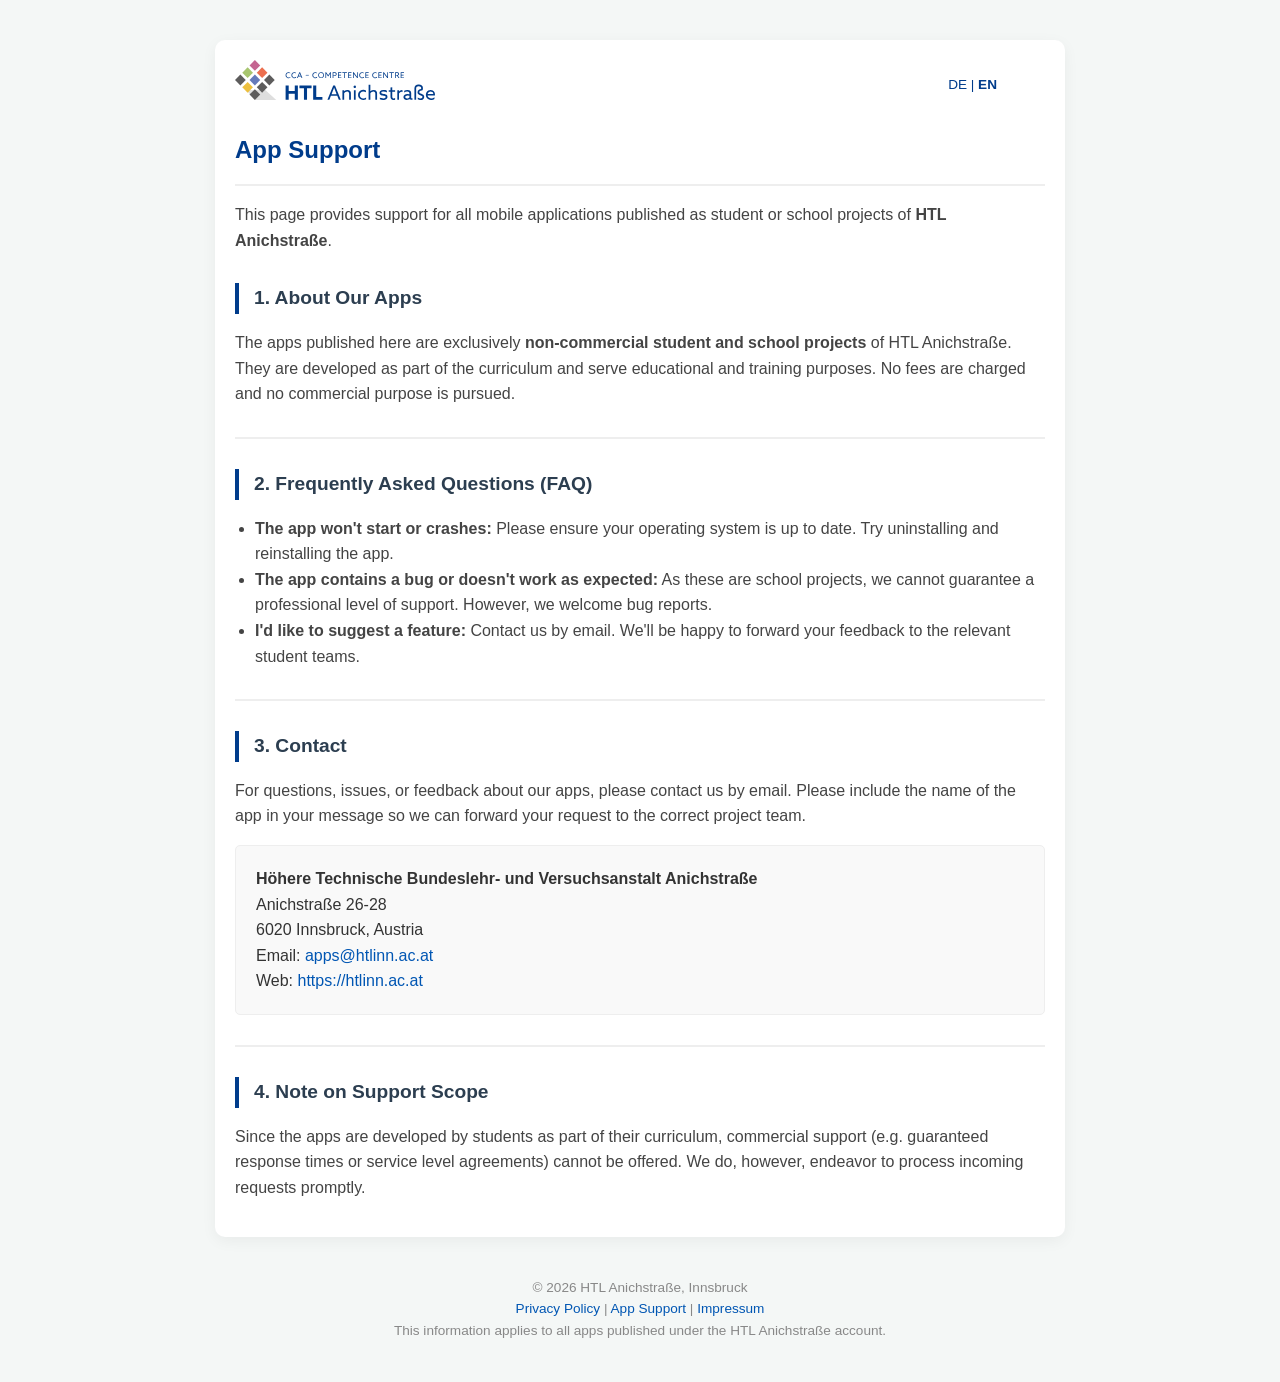
<file: en/support/index.html>
<!DOCTYPE html>
<html lang="en">
<head>
    <meta charset="UTF-8">
    <meta name="viewport" content="width=device-width, initial-scale=1.0">
    <link rel="icon" type="image/x-icon" href="/assets/icons/favicon.ico">
    <link rel="stylesheet" href="/assets/styles/main.css">
    <link rel="alternate" hreflang="de" href="https://htl-anichstrasse-apps.github.io/de/support/">
    <link rel="alternate" hreflang="en" href="https://htl-anichstrasse-apps.github.io/en/support/">
    <title>Support | HTL Anichstraße App Projects</title>
</head>
<body>

<div class="content-box">
    <header class="site-header">
        <img class="site-logo" src="/assets/images/htl-anichstrasse-logo.svg" alt="HTL Anichstraße Logo" />
        <div class="header-right">
            <div class="lang-switcher">
                <a href="/de/support/" onclick="sessionStorage.setItem('lang-override','de')">DE</a> | <strong>EN</strong>
            </div>
            <button class="burger-btn" aria-label="Open menu" aria-expanded="false" aria-controls="main-nav">
                <span></span><span></span><span></span>
            </button>
        </div>
    </header>

    <nav class="main-nav" id="main-nav" aria-hidden="true">
        <a href="/en/">Home</a>
        <a href="/en/privacy/">Privacy Policy</a>
        <a href="/en/support/">Support</a>
    </nav>

    <h1>App Support</h1>
    <p>This page provides support for all mobile applications published as student or school projects of <strong>HTL Anichstraße</strong>.</p>

    <h2>1. About Our Apps</h2>
    <p>The apps published here are exclusively <strong>non-commercial student and school projects</strong> of HTL Anichstraße. They are developed as part of the curriculum and serve educational and training purposes. No fees are charged and no commercial purpose is pursued.</p>
    <hr class="section-divider">

    <h2>2. Frequently Asked Questions (FAQ)</h2>
    <ul>
        <li><strong>The app won't start or crashes:</strong> Please ensure your operating system is up to date. Try uninstalling and reinstalling the app.</li>
        <li><strong>The app contains a bug or doesn't work as expected:</strong> As these are school projects, we cannot guarantee a professional level of support. However, we welcome bug reports.</li>
        <li><strong>I'd like to suggest a feature:</strong> Contact us by email. We'll be happy to forward your feedback to the relevant student teams.</li>
    </ul>
    <hr class="section-divider">

    <h2>3. Contact</h2>
    <p>For questions, issues, or feedback about our apps, please contact us by email. Please include the name of the app in your message so we can forward your request to the correct project team.</p>
    <div class="contact-info">
        <strong>Höhere Technische Bundeslehr- und Versuchsanstalt Anichstraße</strong><br>
        Anichstraße 26-28<br>
        6020 Innsbruck, Austria<br>
        Email: <a href="mailto:apps@htlinn.ac.at?subject=App%20Support%20Request">apps@htlinn.ac.at</a><br>
        Web: <a href="https://htlinn.ac.at" target="_blank">https://htlinn.ac.at</a>
    </div>
    <hr class="section-divider">

    <h2>4. Note on Support Scope</h2>
    <p>Since the apps are developed by students as part of their curriculum, commercial support (e.g. guaranteed response times or service level agreements) cannot be offered. We do, however, endeavor to process incoming requests promptly.</p>
</div>

<footer>
    &copy; <span id="current-year"></span> HTL Anichstraße, Innsbruck<br>
    <a href="/en/privacy/">Privacy Policy</a> |
    <a href="/en/support/">App Support</a> |
    <a href="https://htlinn.ac.at/impressum">Impressum</a><br>
    This information applies to all apps published under the HTL Anichstraße account.
</footer>

<script>
    document.getElementById("current-year").textContent = new Date().getFullYear();

    var burgerBtn = document.querySelector(".burger-btn");
    var mainNav = document.getElementById("main-nav");
    burgerBtn.addEventListener("click", function () {
        var isOpen = mainNav.classList.toggle("is-open");
        burgerBtn.classList.toggle("is-open", isOpen);
        burgerBtn.setAttribute("aria-expanded", isOpen);
        mainNav.setAttribute("aria-hidden", !isOpen);
    });
</script>

</body>
</html>
</file>
<file: assets/styles/main.css>
body {
    font-family: -apple-system, BlinkMacSystemFont, "Segoe UI", Roboto, Helvetica, Arial, sans-serif;
    line-height: 1.6;
    color: #333;
    max-width: 850px;
    margin: 0 auto;
    padding: 40px 20px;
    background-color: #f4f7f6;
}

.content-box {
    background: #fff;
    padding: 20px;
    border-radius: 10px;
    box-shadow: 0 4px 15px rgba(0,0,0,0.05);
}

h1 {
    color: #003C8B;
    border-bottom: 2px solid #eee;
    padding-bottom: 15px;
    margin-top: 10px;
    font-size: 1.5em;
}

h2 {
    color: #2c3e50;
    margin-top: 30px;
    border-left: 4px solid #003C8B;
    padding-left: 15px;
    font-size: 1.2em;
}

p,
li {
    color: #444;
    font-size: 1em;
}

ul {
    padding-left: 20px;
}

.contact-info {
    background: #f9f9f9;
    padding: 20px;
    border-radius: 5px;
    border: 1px solid #eee;
}

footer {
    text-align: center;
    margin-top: 40px;
    font-size: 0.85em;
    color: #888;
}

a {
    color: #0056b3;
    text-decoration: none;
}

a:hover {
    text-decoration: underline;
}

.site-header {
    display: flex;
    align-items: center;
    justify-content: space-between;
}

.site-logo {
    max-width: 200px;
    height: auto;
    margin-bottom: 20px;
}

/* Burger menu */
.burger-btn {
    display: flex;
    flex-direction: column;
    justify-content: space-between;
    width: 28px;
    height: 20px;
    background: none;
    border: none;
    cursor: pointer;
    padding: 0;
    flex-shrink: 0;
}

.burger-btn span {
    display: block;
    height: 3px;
    background: #003C8B;
    border-radius: 2px;
    transition: transform 0.2s, opacity 0.2s;
}

.burger-btn.is-open span:nth-child(1) {
    transform: translateY(8.5px) rotate(45deg);
}

.burger-btn.is-open span:nth-child(2) {
    opacity: 0;
}

.burger-btn.is-open span:nth-child(3) {
    transform: translateY(-8.5px) rotate(-45deg);
}

.main-nav {
    display: flex;
    flex-direction: column;
    gap: 0;
    overflow: hidden;
    max-height: 0;
    transition: max-height 0.25s ease;
    border-bottom: 1px solid transparent;
    margin-top: 0;
}

.main-nav.is-open {
    max-height: 200px;
    border-bottom-color: #eee;
    margin-top: 12px;
    margin-bottom: 16px;
}

.main-nav a {
    padding: 10px 4px;
    font-size: 1em;
    font-weight: 500;
    color: #003C8B;
    border-top: 1px solid #eee;
}

.main-nav a:hover {
    background: #f4f7f6;
}

.section-divider {
    border: none;
    border-top: 2px solid #eee;
    margin: 30px 0;
}

.app-name {
    display: block;
    font-size: 1.15em;
    font-weight: 700;
    color: #003C8B;
    margin-bottom: 4px;
}

.app-badge-coming-soon {
    display: inline-block;
    font-size: 0.65em;
    font-weight: 600;
    color: #fff;
    background: #888;
    border-radius: 4px;
    padding: 1px 6px;
    vertical-align: middle;
    margin-left: 6px;
    position: relative;
    top: -2px;
}

.app-description {
    margin: 0 0 4px 0;
    color: #444;
}

/* App badges */
.app-list {
    list-style: none;
    padding: 0;
}

.app-item {
    margin-bottom: 30px;
    padding-bottom: 20px;
    border-bottom: 1px solid #f0f0f0;
}

.app-item:last-child {
    border-bottom: none;
}

.badge-container {
    display: flex;
    gap: 16px;
    margin-top: 15px;
    align-items: flex-start;
}

.badge-item {
    display: flex;
    flex-direction: column;
    align-items: center;
}

.badge-link {
    display: flex;
    align-items: center;
    height: 62px;
}

.badge-container img {
    display: block;
    transition: transform 0.2s;
}

.badge-apple {
    height: 50px;
    width: auto;
}

.badge-google {
    height: 65px;
    width: auto;
}

.badge-container img:hover {
    transform: scale(1.05);
}

.badge-coming-soon {
    filter: grayscale(100%);
    opacity: 0.4;
    pointer-events: none;
    cursor: default;
}

.app-qr {
    display: flex;
    align-items: center;
    justify-content: center;
    margin-top: 0;
    padding: 4px;
    background: #fff;
    border: 1px solid #e6e6e6;
    border-radius: 10px;
    box-shadow: 0 2px 8px rgba(0, 0, 0, 0.04);
}

.badge-qr-wrapper {
    margin-top: 12px;
    display: flex;
    align-items: flex-start;
    justify-content: flex-start;
    padding: 4px;
    background: #fff;
    border: 1px solid #e6e6e6;
    border-radius: 10px;
    box-shadow: 0 2px 8px rgba(0, 0, 0, 0.04);
}

.badge-qr-wrapper img {
    width: 124px;
    height: 124px;
    max-width: 124px;
}

.header-right {
    display: flex;
    align-items: center;
    gap: 20px;
    position: relative;
    top: -5px;
}

.lang-switcher {
    font-size: 0.85em;
    font-weight: 500;
    white-space: nowrap;
    color: #003C8B;
}

.lang-switcher a {
    color: #003C8B;
}

.lang-switcher strong {
    color: #003C8B;
}

@media (max-width: 480px) {
    body {
        padding: 0;
    }

    .badge-container {
        gap: 16px;
    }

    .badge-link {
        height: 54px;
    }

    .badge-apple {
        height: 44px;
    }

    .badge-google {
        height: 57px;
    }

    .badge-qr-wrapper img {
        width: 110px;
        height: 110px;
        max-width: 110px;
    }
}
</file>
